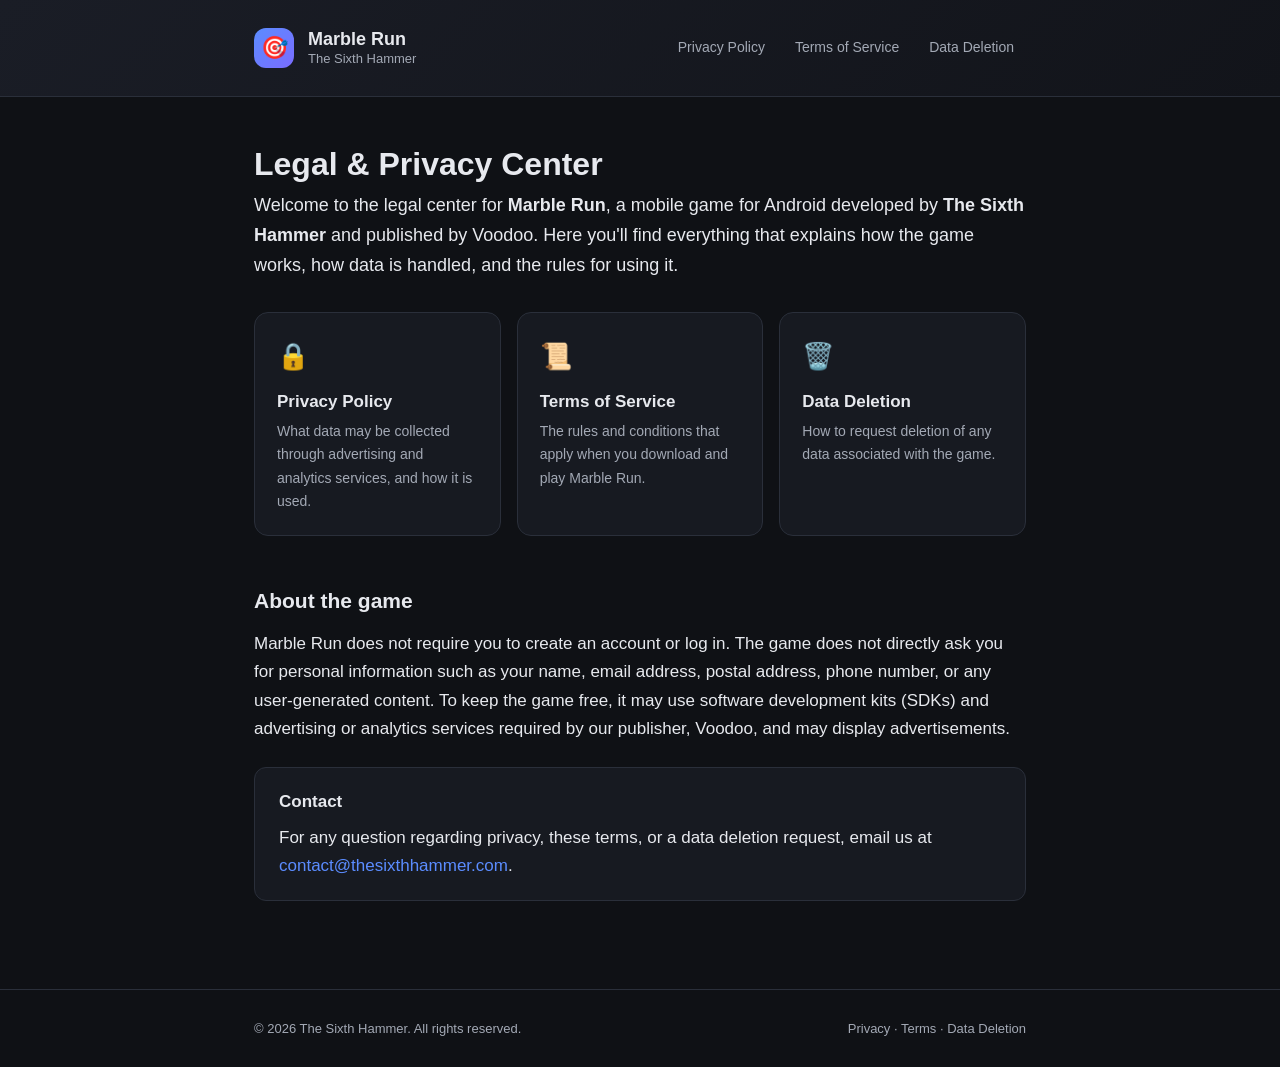
<file: index.html>
<!DOCTYPE html>
<html lang="en">
  <head>
    <meta charset="utf-8" />
    <meta name="viewport" content="width=device-width, initial-scale=1" />
    <title>Marble Run — Legal &amp; Privacy</title>
    <meta
      name="description"
      content="Legal information for Marble Run by The Sixth Hammer: Privacy Policy, Terms of Service, and Data Deletion."
    />
    <link rel="stylesheet" href="style.css" />
  </head>
  <body>
    <header class="site-header">
      <div class="site-header__inner">
        <a class="brand" href="index.html">
          <span class="brand__mark">🎯</span>
          <span class="brand__text">
            <span class="brand__game">Marble Run</span>
            <span class="brand__studio">The Sixth Hammer</span>
          </span>
        </a>
        <nav class="nav">
          <a href="privacy-policy.html">Privacy Policy</a>
          <a href="terms-of-service.html">Terms of Service</a>
          <a href="data-deletion.html">Data Deletion</a>
        </nav>
      </div>
    </header>

    <main>
      <h1>Legal &amp; Privacy Center</h1>
      <p class="lead">
        Welcome to the legal center for <strong>Marble Run</strong>, a mobile
        game for Android developed by <strong>The Sixth Hammer</strong> and
        published by Voodoo. Here you'll find everything that explains how the
        game works, how data is handled, and the rules for using it.
      </p>

      <div class="card-grid">
        <a class="card" href="privacy-policy.html">
          <div class="card__icon">🔒</div>
          <div class="card__title">Privacy Policy</div>
          <div class="card__desc">
            What data may be collected through advertising and analytics
            services, and how it is used.
          </div>
        </a>
        <a class="card" href="terms-of-service.html">
          <div class="card__icon">📜</div>
          <div class="card__title">Terms of Service</div>
          <div class="card__desc">
            The rules and conditions that apply when you download and play
            Marble Run.
          </div>
        </a>
        <a class="card" href="data-deletion.html">
          <div class="card__icon">🗑️</div>
          <div class="card__title">Data Deletion</div>
          <div class="card__desc">
            How to request deletion of any data associated with the game.
          </div>
        </a>
      </div>

      <h2>About the game</h2>
      <p>
        Marble Run does not require you to create an account or log in. The game
        does not directly ask you for personal information such as your name,
        email address, postal address, phone number, or any user-generated
        content. To keep the game free, it may use software development kits
        (SDKs) and advertising or analytics services required by our publisher,
        Voodoo, and may display advertisements.
      </p>

      <div class="contact-box">
        <h3 style="margin-top: 0">Contact</h3>
        <p style="margin-bottom: 0">
          For any question regarding privacy, these terms, or a data deletion
          request, email us at
          <a href="mailto:contact@thesixthhammer.com"
            >contact@thesixthhammer.com</a
          >.
        </p>
      </div>
    </main>

    <footer class="site-footer">
      <div class="site-footer__inner">
        <span>© 2026 The Sixth Hammer. All rights reserved.</span>
        <span>
          <a href="privacy-policy.html">Privacy</a> ·
          <a href="terms-of-service.html">Terms</a> ·
          <a href="data-deletion.html">Data Deletion</a>
        </span>
      </div>
    </footer>
  </body>
</html>
</file>
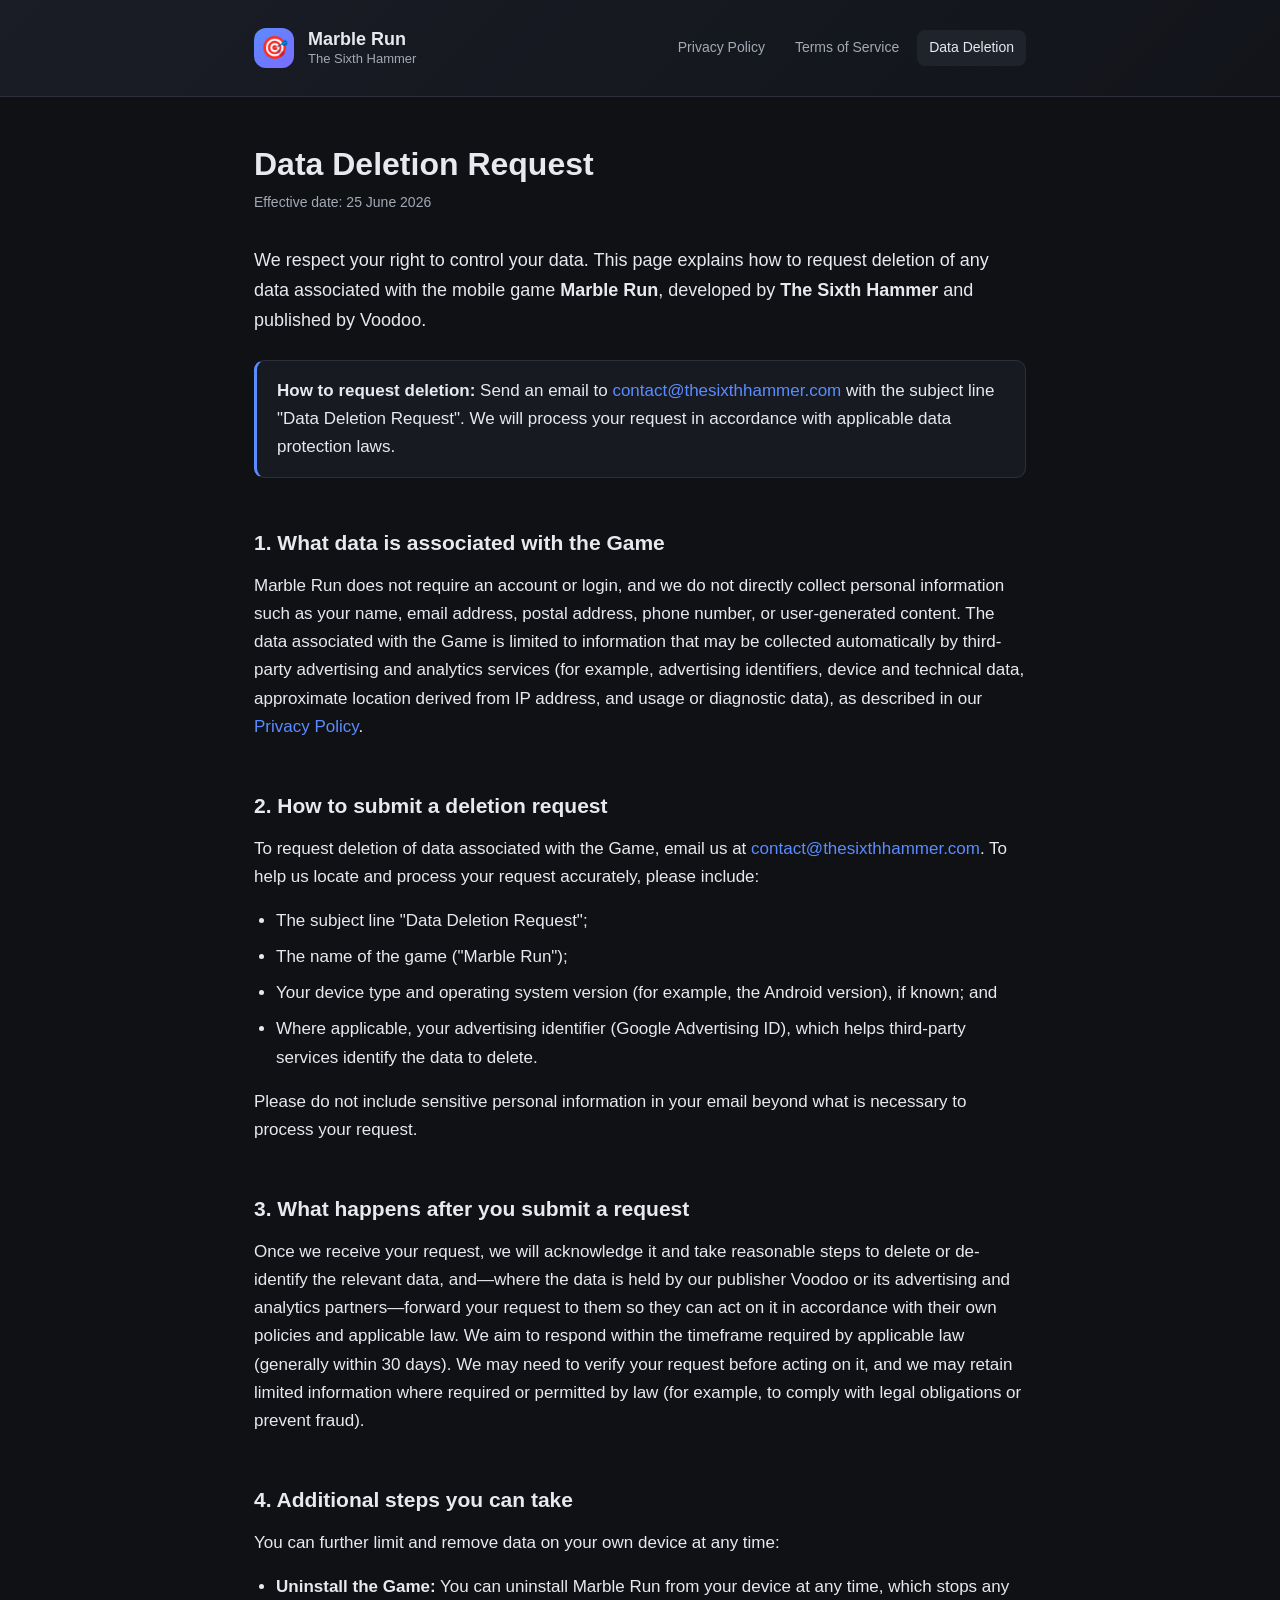
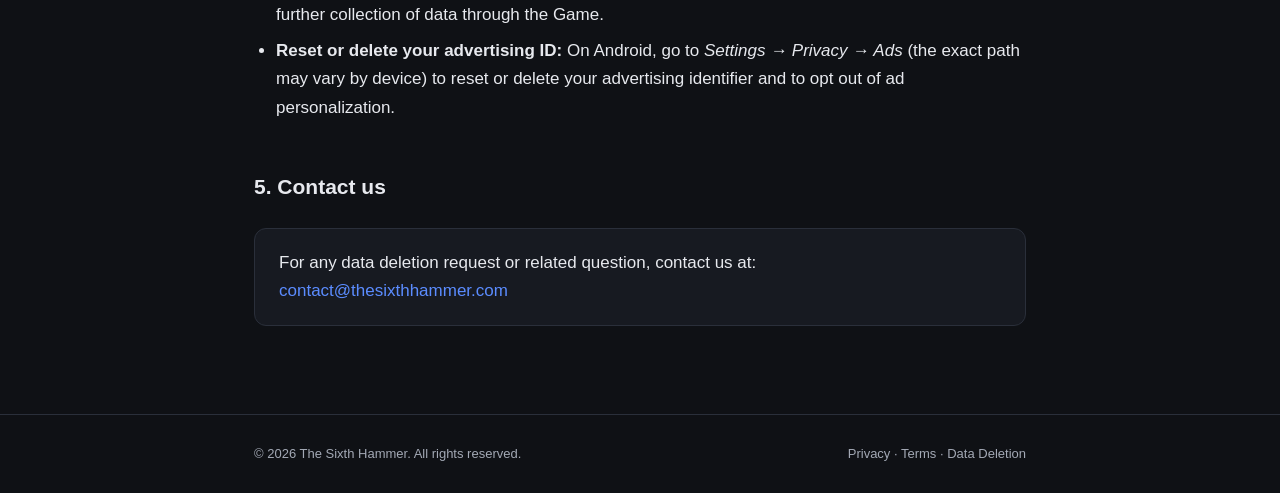
<file: data-deletion.html>
<!DOCTYPE html>
<html lang="en">
  <head>
    <meta charset="utf-8" />
    <meta name="viewport" content="width=device-width, initial-scale=1" />
    <title>Data Deletion — Marble Run</title>
    <meta
      name="description"
      content="How to request deletion of data associated with Marble Run by The Sixth Hammer."
    />
    <link rel="stylesheet" href="style.css" />
  </head>
  <body>
    <header class="site-header">
      <div class="site-header__inner">
        <a class="brand" href="index.html">
          <span class="brand__mark">🎯</span>
          <span class="brand__text">
            <span class="brand__game">Marble Run</span>
            <span class="brand__studio">The Sixth Hammer</span>
          </span>
        </a>
        <nav class="nav">
          <a href="privacy-policy.html">Privacy Policy</a>
          <a href="terms-of-service.html">Terms of Service</a>
          <a href="data-deletion.html" class="is-active">Data Deletion</a>
        </nav>
      </div>
    </header>

    <main>
      <h1>Data Deletion Request</h1>
      <p class="effective-date">Effective date: 25 June 2026</p>

      <p class="lead">
        We respect your right to control your data. This page explains how to
        request deletion of any data associated with the mobile game
        <strong>Marble Run</strong>, developed by
        <strong>The Sixth Hammer</strong> and published by Voodoo.
      </p>

      <div class="callout">
        <p>
          <strong>How to request deletion:</strong> Send an email to
          <a href="mailto:contact@thesixthhammer.com?subject=Marble%20Run%20Data%20Deletion%20Request"
            >contact@thesixthhammer.com</a
          >
          with the subject line "Data Deletion Request". We will process your
          request in accordance with applicable data protection laws.
        </p>
      </div>

      <h2>1. What data is associated with the Game</h2>
      <p>
        Marble Run does not require an account or login, and we do not directly
        collect personal information such as your name, email address, postal
        address, phone number, or user-generated content. The data associated
        with the Game is limited to information that may be collected
        automatically by third-party advertising and analytics services (for
        example, advertising identifiers, device and technical data, approximate
        location derived from IP address, and usage or diagnostic data), as
        described in our <a href="privacy-policy.html">Privacy Policy</a>.
      </p>

      <h2>2. How to submit a deletion request</h2>
      <p>
        To request deletion of data associated with the Game, email us at
        <a href="mailto:contact@thesixthhammer.com?subject=Marble%20Run%20Data%20Deletion%20Request"
          >contact@thesixthhammer.com</a
        >. To help us locate and process your request accurately, please include:
      </p>
      <ul>
        <li>The subject line "Data Deletion Request";</li>
        <li>The name of the game ("Marble Run");</li>
        <li>
          Your device type and operating system version (for example, the
          Android version), if known; and
        </li>
        <li>
          Where applicable, your advertising identifier (Google Advertising ID),
          which helps third-party services identify the data to delete.
        </li>
      </ul>
      <p>
        Please do not include sensitive personal information in your email beyond
        what is necessary to process your request.
      </p>

      <h2>3. What happens after you submit a request</h2>
      <p>
        Once we receive your request, we will acknowledge it and take reasonable
        steps to delete or de-identify the relevant data, and—where the data is
        held by our publisher Voodoo or its advertising and analytics
        partners—forward your request to them so they can act on it in
        accordance with their own policies and applicable law. We aim to respond
        within the timeframe required by applicable law (generally within 30
        days). We may need to verify your request before acting on it, and we may
        retain limited information where required or permitted by law (for
        example, to comply with legal obligations or prevent fraud).
      </p>

      <h2>4. Additional steps you can take</h2>
      <p>
        You can further limit and remove data on your own device at any time:
      </p>
      <ul>
        <li>
          <strong>Uninstall the Game:</strong> You can uninstall Marble Run from
          your device at any time, which stops any further collection of data
          through the Game.
        </li>
        <li>
          <strong>Reset or delete your advertising ID:</strong> On Android, go to
          <em>Settings &rarr; Privacy &rarr; Ads</em> (the exact path may vary by
          device) to reset or delete your advertising identifier and to opt out
          of ad personalization.
        </li>
      </ul>

      <h2>5. Contact us</h2>
      <div class="contact-box">
        <p style="margin-bottom: 0">
          For any data deletion request or related question, contact us at:<br />
          <a href="mailto:contact@thesixthhammer.com?subject=Marble%20Run%20Data%20Deletion%20Request"
            >contact@thesixthhammer.com</a
          >
        </p>
      </div>
    </main>

    <footer class="site-footer">
      <div class="site-footer__inner">
        <span>© 2026 The Sixth Hammer. All rights reserved.</span>
        <span>
          <a href="privacy-policy.html">Privacy</a> ·
          <a href="terms-of-service.html">Terms</a> ·
          <a href="data-deletion.html">Data Deletion</a>
        </span>
      </div>
    </footer>
  </body>
</html>
</file>
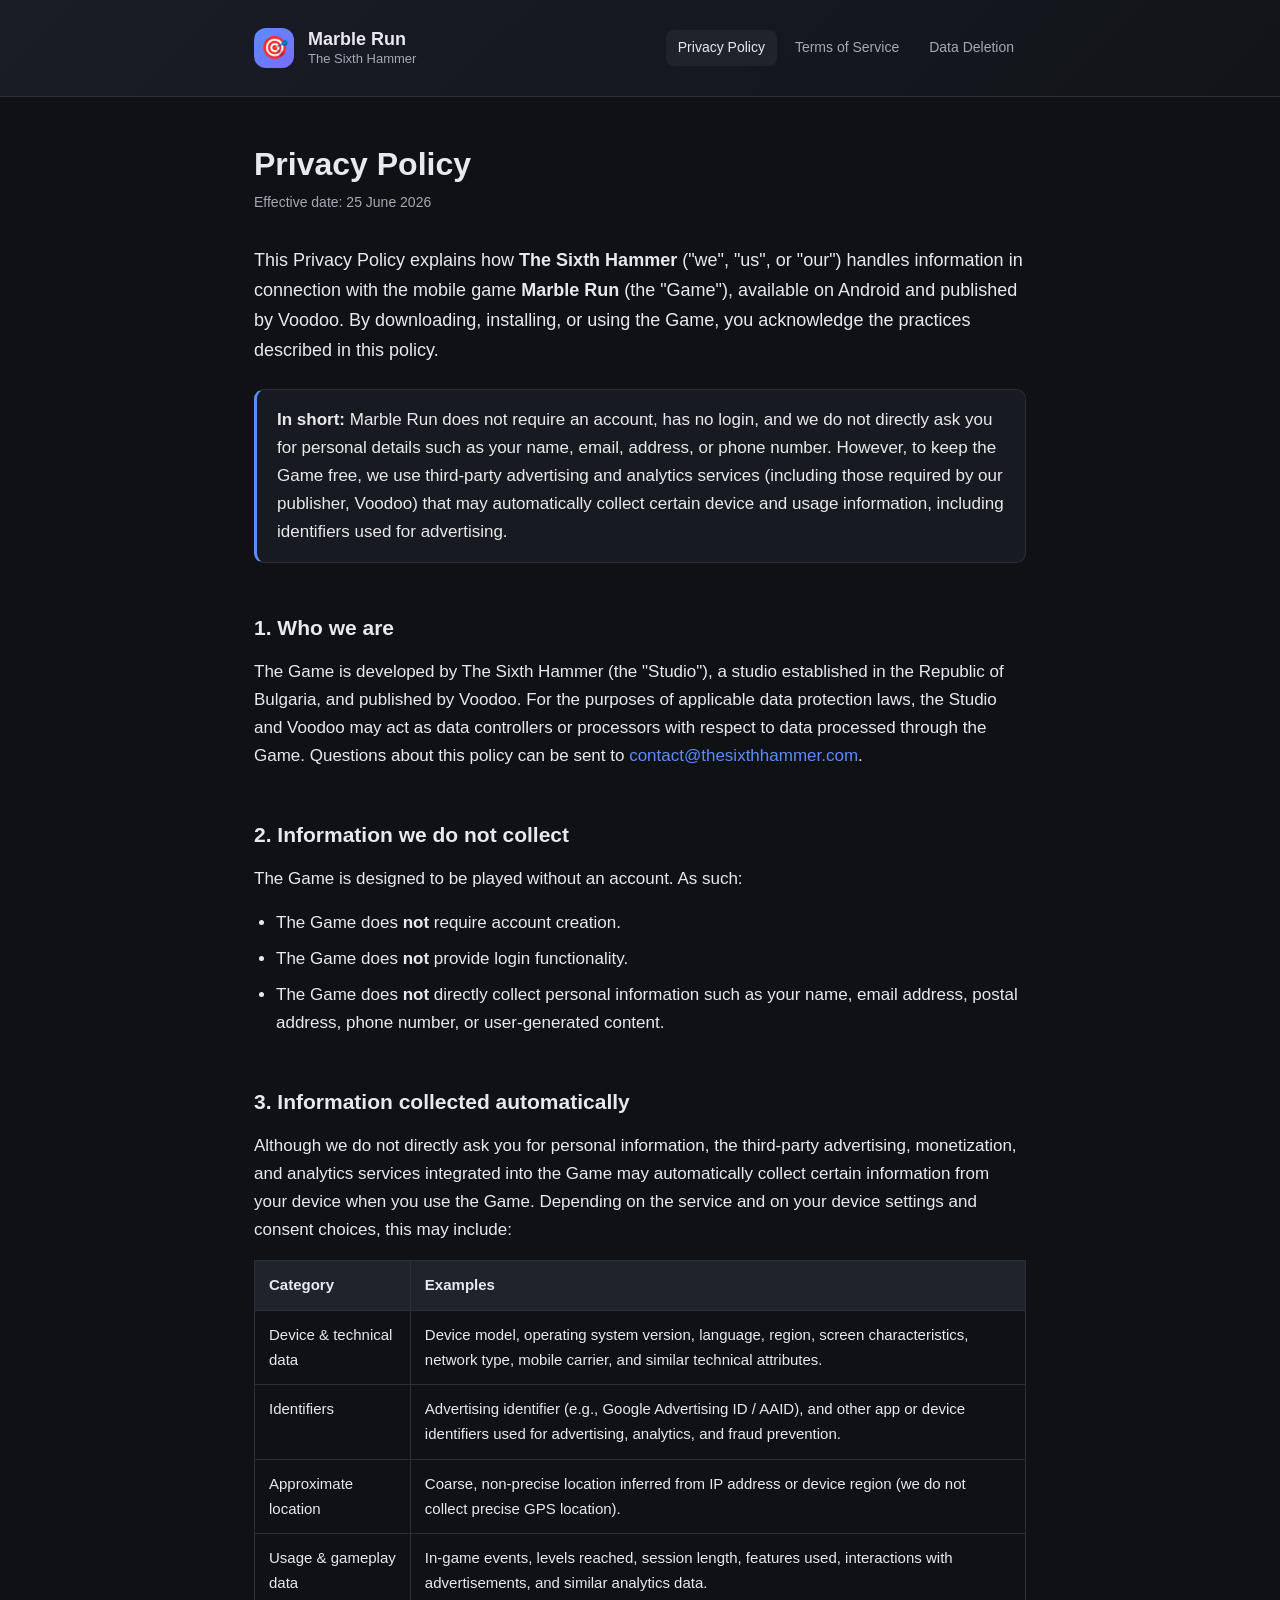
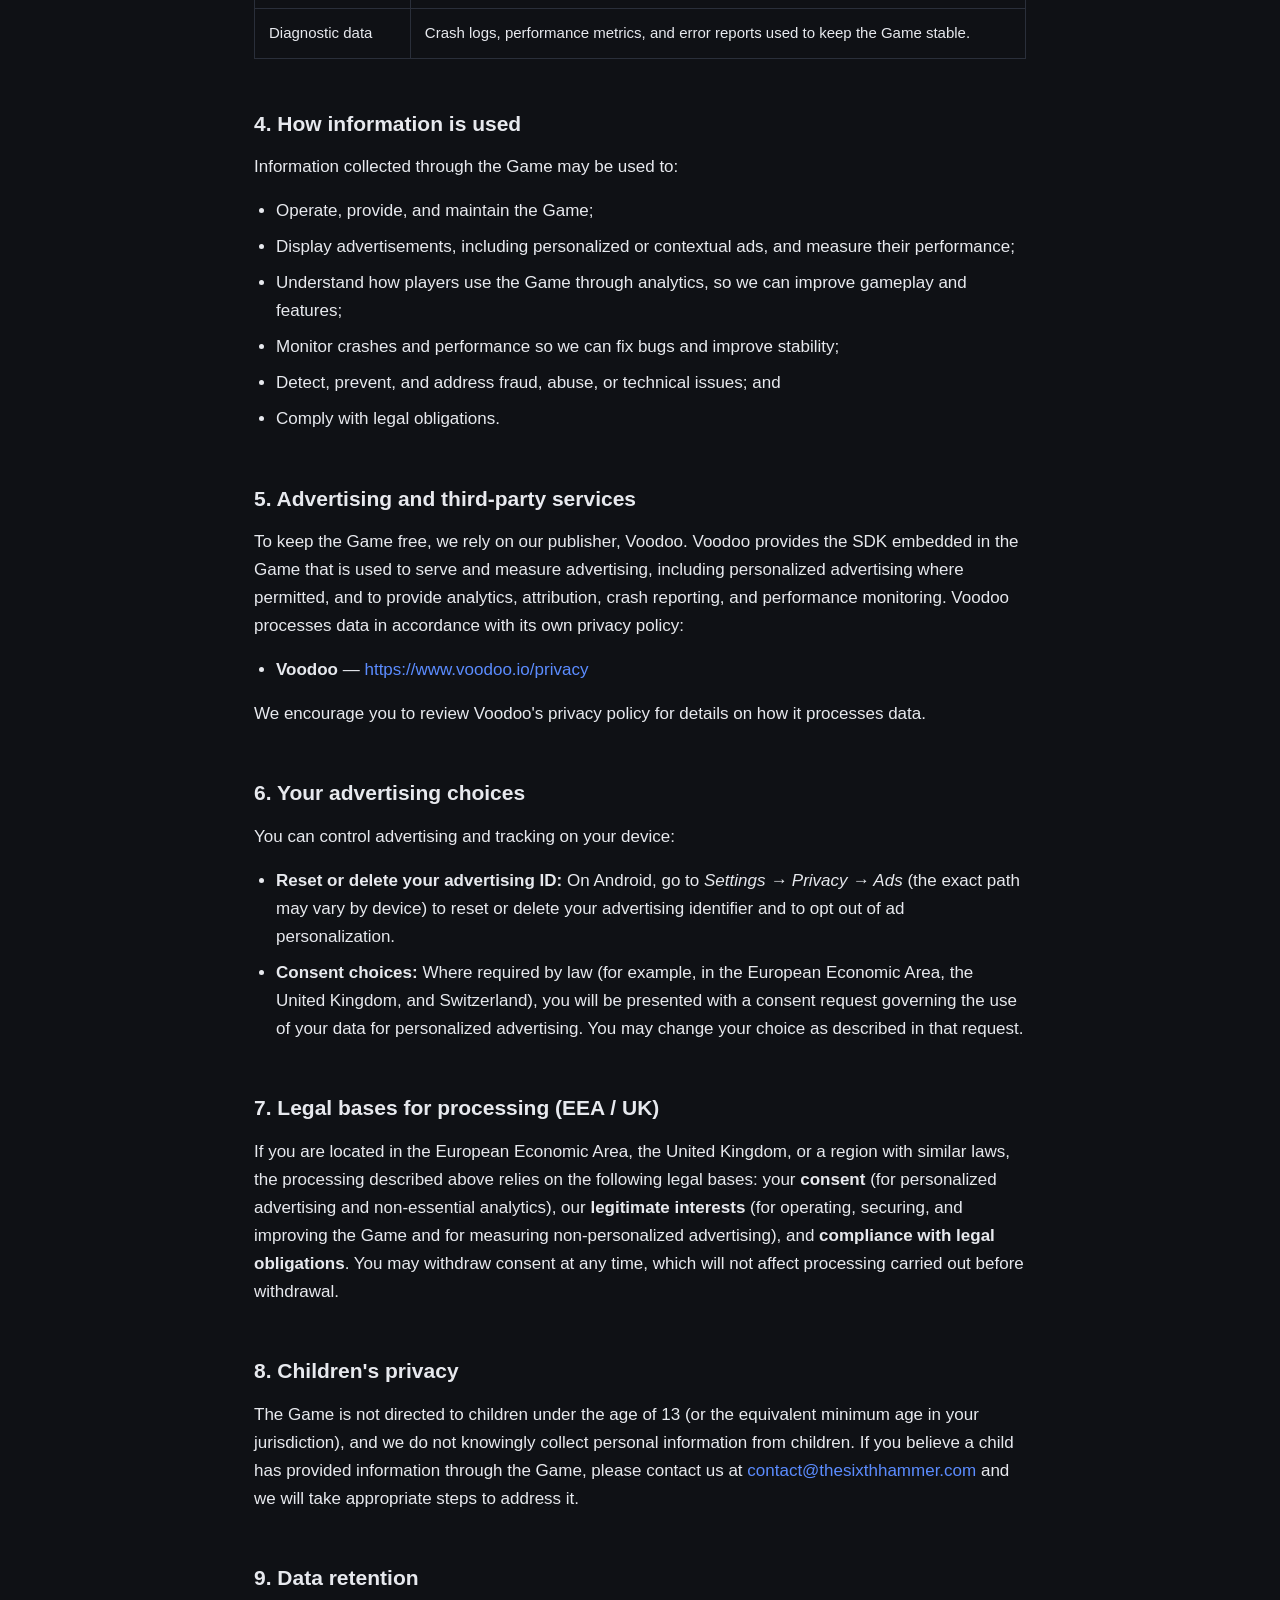
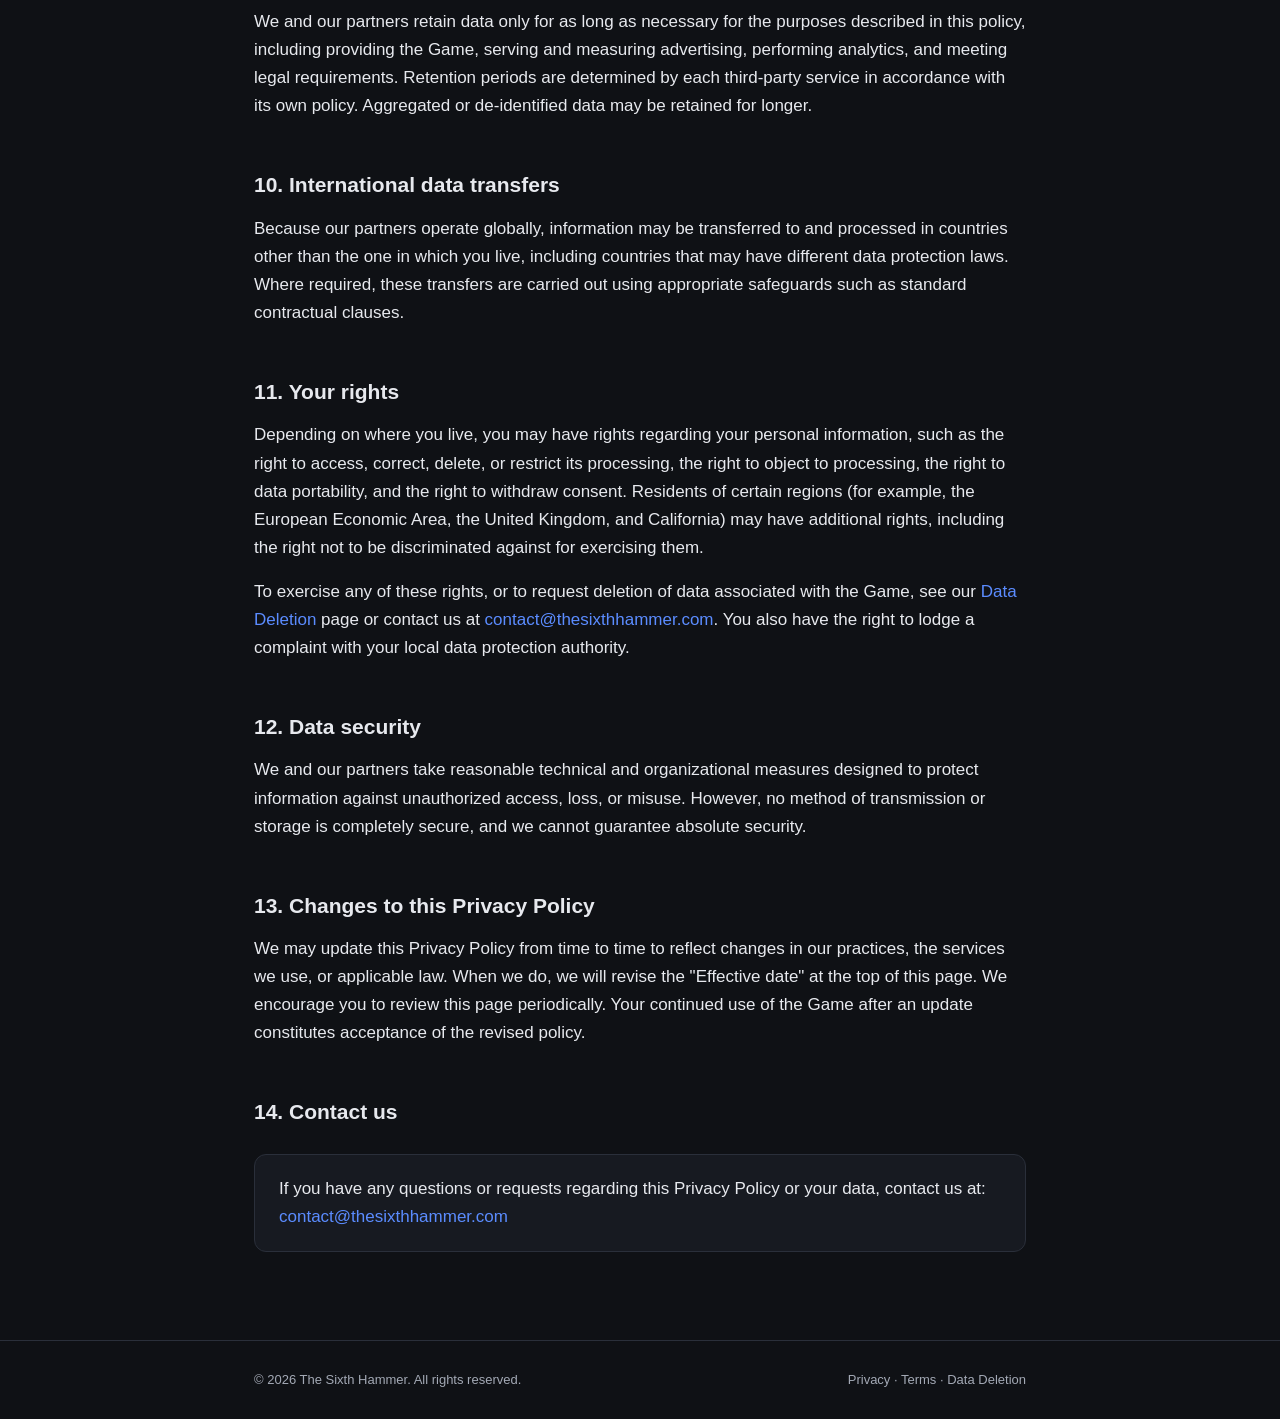
<file: privacy-policy.html>
<!DOCTYPE html>
<html lang="en">
  <head>
    <meta charset="utf-8" />
    <meta name="viewport" content="width=device-width, initial-scale=1" />
    <title>Privacy Policy — Marble Run</title>
    <meta
      name="description"
      content="Privacy Policy for Marble Run by The Sixth Hammer."
    />
    <link rel="stylesheet" href="style.css" />
  </head>
  <body>
    <header class="site-header">
      <div class="site-header__inner">
        <a class="brand" href="index.html">
          <span class="brand__mark">🎯</span>
          <span class="brand__text">
            <span class="brand__game">Marble Run</span>
            <span class="brand__studio">The Sixth Hammer</span>
          </span>
        </a>
        <nav class="nav">
          <a href="privacy-policy.html" class="is-active">Privacy Policy</a>
          <a href="terms-of-service.html">Terms of Service</a>
          <a href="data-deletion.html">Data Deletion</a>
        </nav>
      </div>
    </header>

    <main>
      <h1>Privacy Policy</h1>
      <p class="effective-date">Effective date: 25 June 2026</p>

      <p class="lead">
        This Privacy Policy explains how <strong>The Sixth Hammer</strong>
        ("we", "us", or "our") handles information in connection with the mobile
        game <strong>Marble Run</strong> (the "Game"), available on Android and
        published by Voodoo. By downloading, installing, or using the Game, you
        acknowledge the practices described in this policy.
      </p>

      <div class="callout">
        <p>
          <strong>In short:</strong> Marble Run does not require an account, has
          no login, and we do not directly ask you for personal details such as
          your name, email, address, or phone number. However, to keep the Game
          free, we use third-party advertising and analytics services (including
          those required by our publisher, Voodoo) that may automatically
          collect certain device and usage information, including identifiers
          used for advertising.
        </p>
      </div>

      <h2>1. Who we are</h2>
      <p>
        The Game is developed by The Sixth Hammer (the "Studio"), a studio
        established in the Republic of Bulgaria, and published by Voodoo. For the
        purposes of applicable data protection laws, the Studio and Voodoo may
        act as data controllers or processors with respect to data processed
        through the Game. Questions about this policy can be sent to
        <a href="mailto:contact@thesixthhammer.com"
          >contact@thesixthhammer.com</a
        >.
      </p>

      <h2>2. Information we do not collect</h2>
      <p>The Game is designed to be played without an account. As such:</p>
      <ul>
        <li>The Game does <strong>not</strong> require account creation.</li>
        <li>The Game does <strong>not</strong> provide login functionality.</li>
        <li>
          The Game does <strong>not</strong> directly collect personal
          information such as your name, email address, postal address, phone
          number, or user-generated content.
        </li>
      </ul>

      <h2>3. Information collected automatically</h2>
      <p>
        Although we do not directly ask you for personal information, the
        third-party advertising, monetization, and analytics services integrated
        into the Game may automatically collect certain information from your
        device when you use the Game. Depending on the service and on your
        device settings and consent choices, this may include:
      </p>
      <table>
        <thead>
          <tr>
            <th>Category</th>
            <th>Examples</th>
          </tr>
        </thead>
        <tbody>
          <tr>
            <td>Device &amp; technical data</td>
            <td>
              Device model, operating system version, language, region, screen
              characteristics, network type, mobile carrier, and similar
              technical attributes.
            </td>
          </tr>
          <tr>
            <td>Identifiers</td>
            <td>
              Advertising identifier (e.g., Google Advertising ID / AAID), and
              other app or device identifiers used for advertising, analytics,
              and fraud prevention.
            </td>
          </tr>
          <tr>
            <td>Approximate location</td>
            <td>
              Coarse, non-precise location inferred from IP address or device
              region (we do not collect precise GPS location).
            </td>
          </tr>
          <tr>
            <td>Usage &amp; gameplay data</td>
            <td>
              In-game events, levels reached, session length, features used,
              interactions with advertisements, and similar analytics data.
            </td>
          </tr>
          <tr>
            <td>Diagnostic data</td>
            <td>
              Crash logs, performance metrics, and error reports used to keep the
              Game stable.
            </td>
          </tr>
        </tbody>
      </table>

      <h2>4. How information is used</h2>
      <p>Information collected through the Game may be used to:</p>
      <ul>
        <li>Operate, provide, and maintain the Game;</li>
        <li>
          Display advertisements, including personalized or contextual ads, and
          measure their performance;
        </li>
        <li>
          Understand how players use the Game through analytics, so we can
          improve gameplay and features;
        </li>
        <li>
          Monitor crashes and performance so we can fix bugs and improve
          stability;
        </li>
        <li>Detect, prevent, and address fraud, abuse, or technical issues; and</li>
        <li>Comply with legal obligations.</li>
      </ul>

      <h2>5. Advertising and third-party services</h2>
      <p>
        To keep the Game free, we rely on our publisher, Voodoo. Voodoo provides
        the SDK embedded in the Game that is used to serve and measure
        advertising, including personalized advertising where permitted, and to
        provide analytics, attribution, crash reporting, and performance
        monitoring. Voodoo processes data in accordance with its own privacy
        policy:
      </p>
      <ul>
        <li>
          <strong>Voodoo</strong> —
          <a href="https://www.voodoo.io/privacy" target="_blank" rel="noopener"
            >https://www.voodoo.io/privacy</a
          >
        </li>
      </ul>
      <p>
        We encourage you to review Voodoo's privacy policy for details on how it
        processes data.
      </p>

      <h2>6. Your advertising choices</h2>
      <p>You can control advertising and tracking on your device:</p>
      <ul>
        <li>
          <strong>Reset or delete your advertising ID:</strong> On Android, go
          to <em>Settings &rarr; Privacy &rarr; Ads</em> (the exact path may
          vary by device) to reset or delete your advertising identifier and to
          opt out of ad personalization.
        </li>
        <li>
          <strong>Consent choices:</strong> Where required by law (for example,
          in the European Economic Area, the United Kingdom, and Switzerland),
          you will be presented with a consent request governing the use of your
          data for personalized advertising. You may change your choice as
          described in that request.
        </li>
      </ul>

      <h2>7. Legal bases for processing (EEA / UK)</h2>
      <p>
        If you are located in the European Economic Area, the United Kingdom, or
        a region with similar laws, the processing described above relies on the
        following legal bases: your <strong>consent</strong> (for personalized
        advertising and non-essential analytics), our
        <strong>legitimate interests</strong> (for operating, securing, and
        improving the Game and for measuring non-personalized advertising), and
        <strong>compliance with legal obligations</strong>. You may withdraw
        consent at any time, which will not affect processing carried out before
        withdrawal.
      </p>

      <h2>8. Children's privacy</h2>
      <p>
        The Game is not directed to children under the age of 13 (or the
        equivalent minimum age in your jurisdiction), and we do not knowingly
        collect personal information from children. If you believe a child has
        provided information through the Game, please contact us at
        <a href="mailto:contact@thesixthhammer.com"
          >contact@thesixthhammer.com</a
        >
        and we will take appropriate steps to address it.
      </p>

      <h2>9. Data retention</h2>
      <p>
        We and our partners retain data only for as long as necessary for the
        purposes described in this policy, including providing the Game, serving
        and measuring advertising, performing analytics, and meeting legal
        requirements. Retention periods are determined by each third-party
        service in accordance with its own policy. Aggregated or de-identified
        data may be retained for longer.
      </p>

      <h2>10. International data transfers</h2>
      <p>
        Because our partners operate globally, information may be transferred to
        and processed in countries other than the one in which you live,
        including countries that may have different data protection laws. Where
        required, these transfers are carried out using appropriate safeguards
        such as standard contractual clauses.
      </p>

      <h2>11. Your rights</h2>
      <p>
        Depending on where you live, you may have rights regarding your personal
        information, such as the right to access, correct, delete, or restrict
        its processing, the right to object to processing, the right to data
        portability, and the right to withdraw consent. Residents of certain
        regions (for example, the European Economic Area, the United Kingdom,
        and California) may have additional rights, including the right not to be
        discriminated against for exercising them.
      </p>
      <p>
        To exercise any of these rights, or to request deletion of data
        associated with the Game, see our
        <a href="data-deletion.html">Data Deletion</a> page or contact us at
        <a href="mailto:contact@thesixthhammer.com"
          >contact@thesixthhammer.com</a
        >. You also have the right to lodge a complaint with your local data
        protection authority.
      </p>

      <h2>12. Data security</h2>
      <p>
        We and our partners take reasonable technical and organizational measures
        designed to protect information against unauthorized access, loss, or
        misuse. However, no method of transmission or storage is completely
        secure, and we cannot guarantee absolute security.
      </p>

      <h2>13. Changes to this Privacy Policy</h2>
      <p>
        We may update this Privacy Policy from time to time to reflect changes in
        our practices, the services we use, or applicable law. When we do, we
        will revise the "Effective date" at the top of this page. We encourage
        you to review this page periodically. Your continued use of the Game
        after an update constitutes acceptance of the revised policy.
      </p>

      <h2>14. Contact us</h2>
      <div class="contact-box">
        <p style="margin-bottom: 0">
          If you have any questions or requests regarding this Privacy Policy or
          your data, contact us at:<br />
          <a href="mailto:contact@thesixthhammer.com"
            >contact@thesixthhammer.com</a
          >
        </p>
      </div>
    </main>

    <footer class="site-footer">
      <div class="site-footer__inner">
        <span>© 2026 The Sixth Hammer. All rights reserved.</span>
        <span>
          <a href="privacy-policy.html">Privacy</a> ·
          <a href="terms-of-service.html">Terms</a> ·
          <a href="data-deletion.html">Data Deletion</a>
        </span>
      </div>
    </footer>
  </body>
</html>
</file>
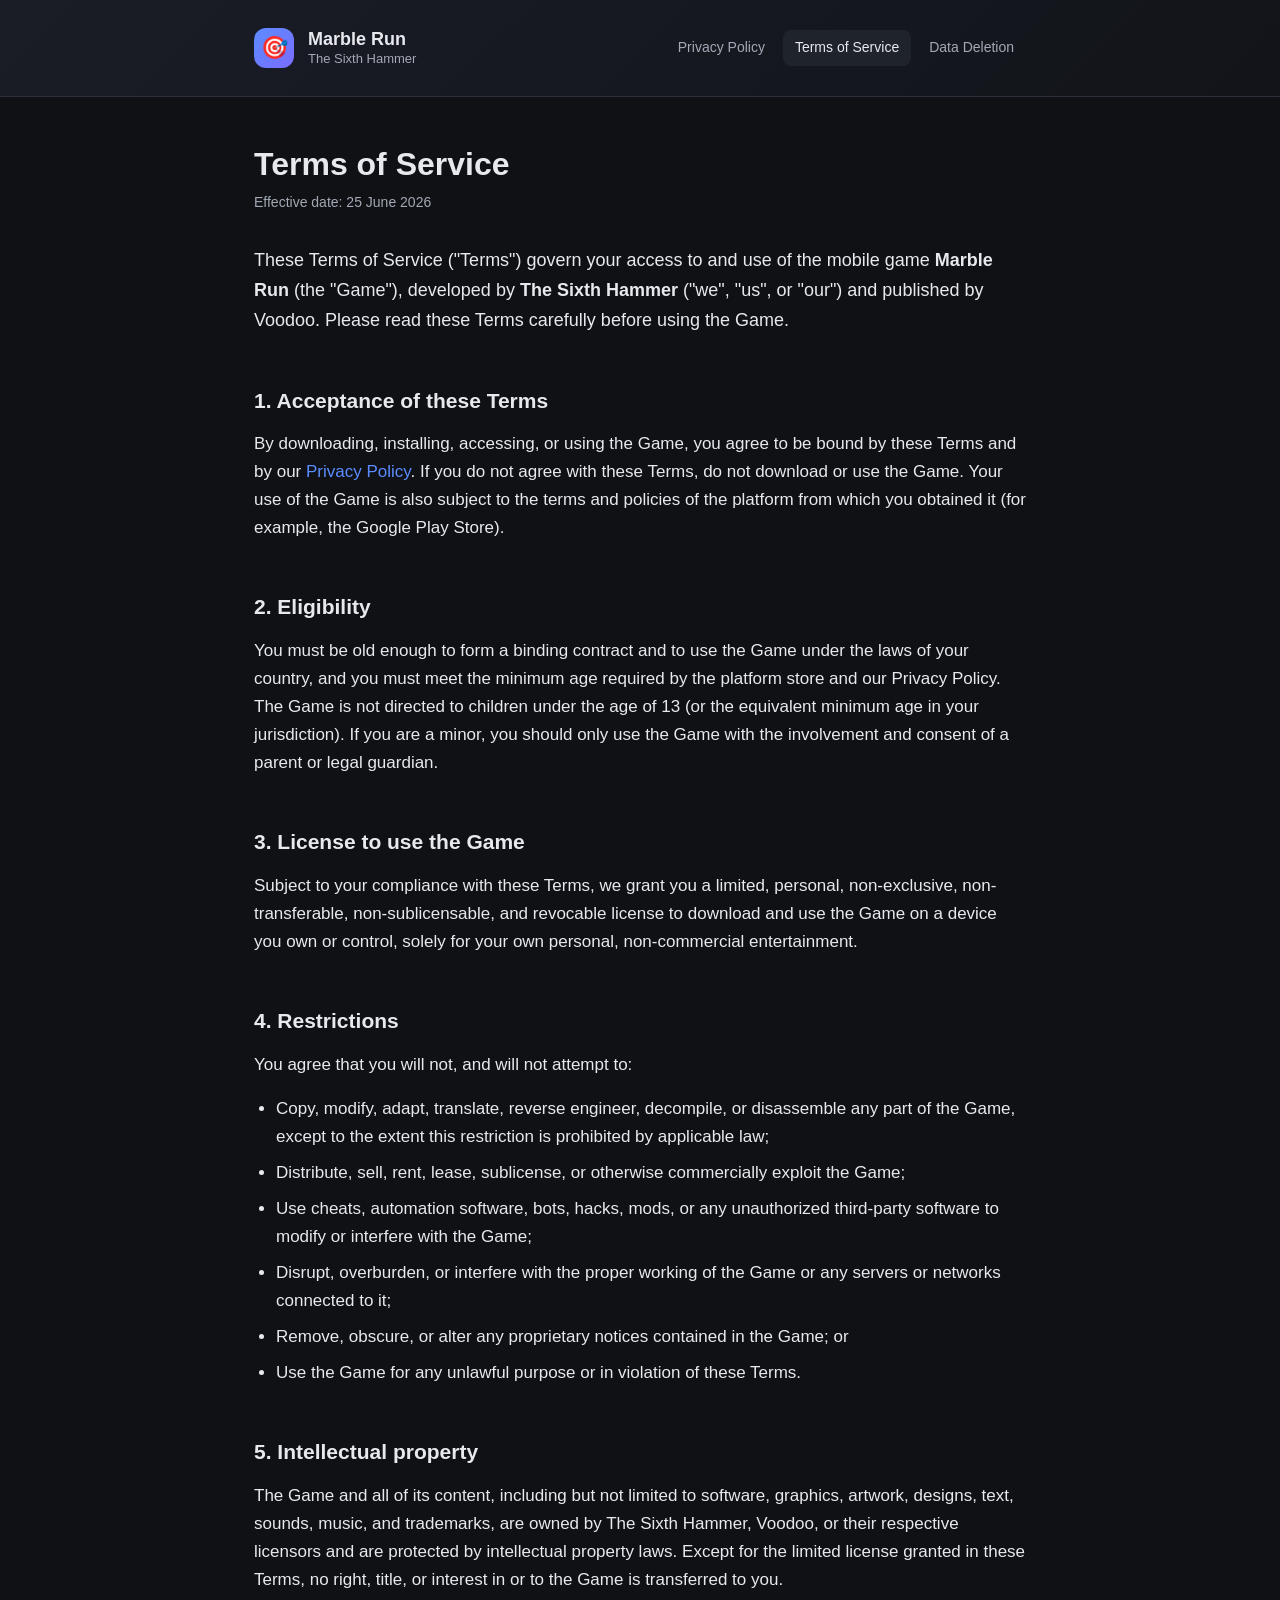
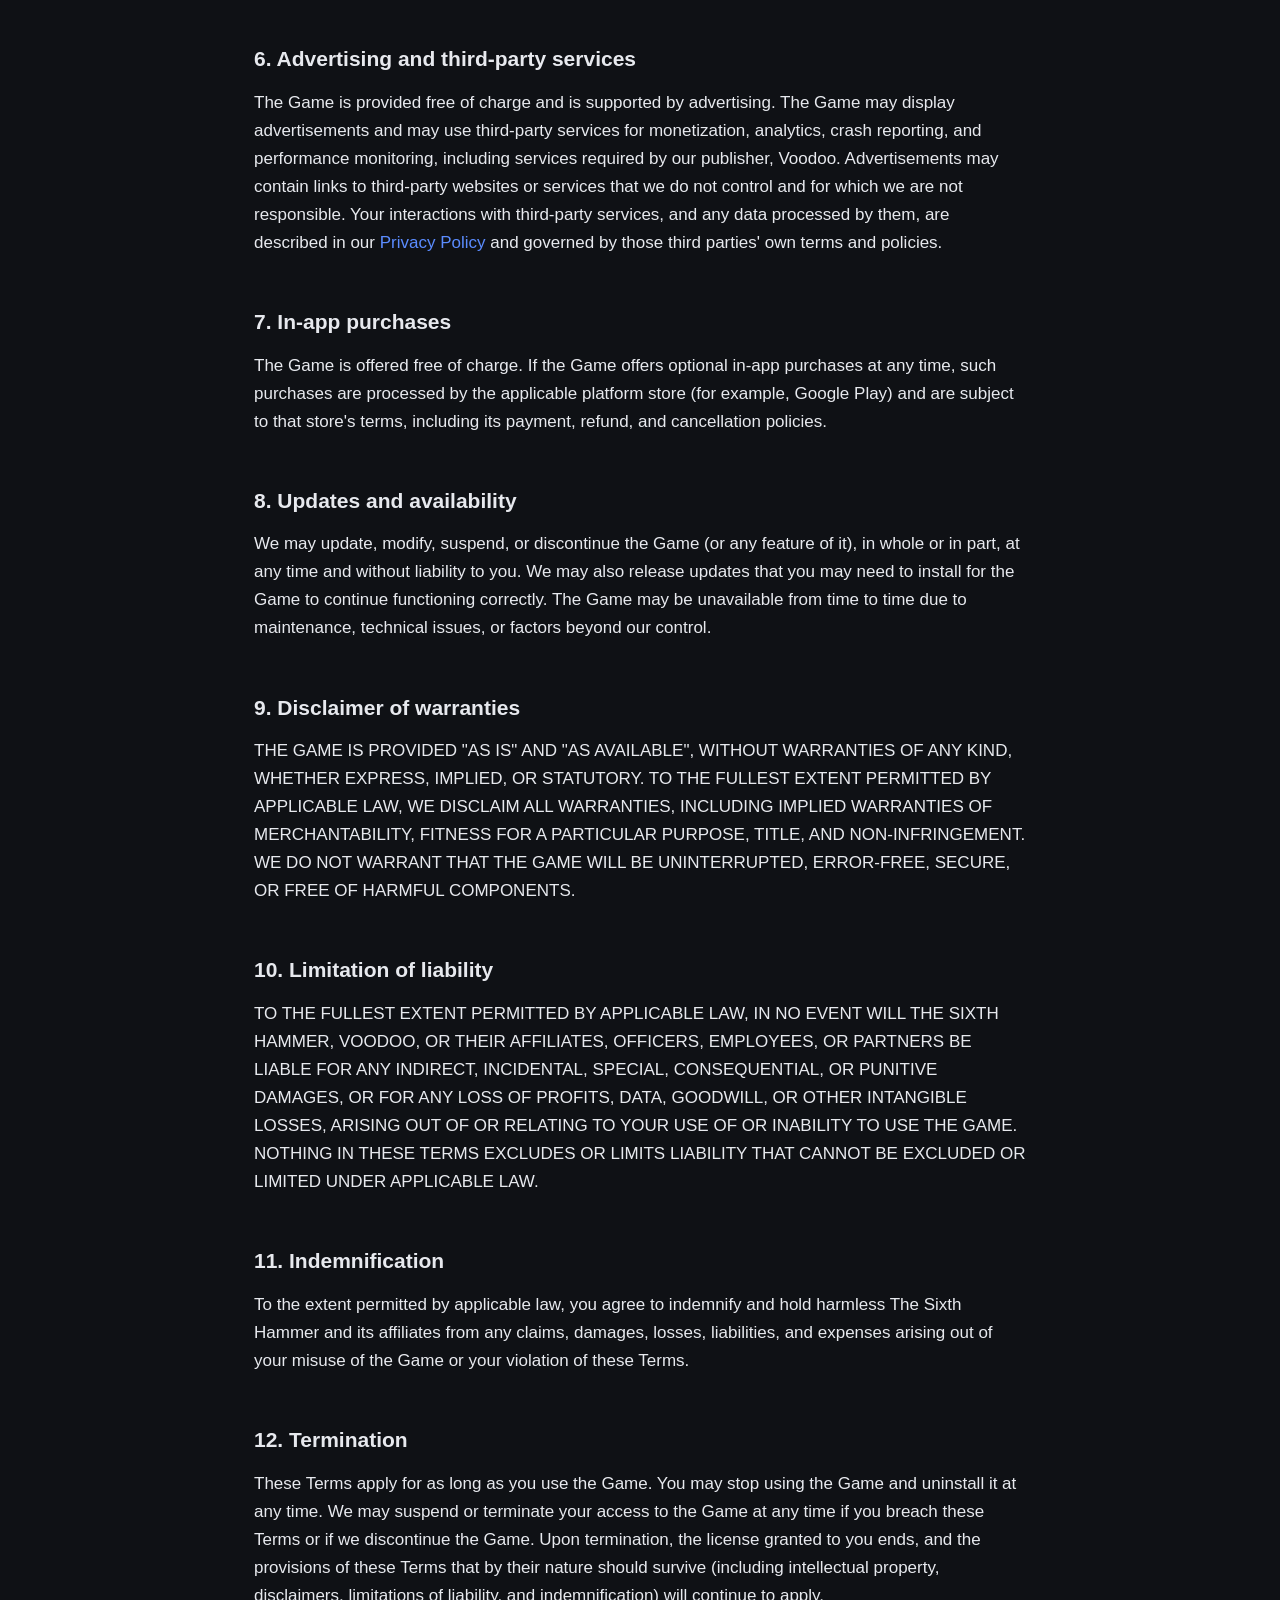
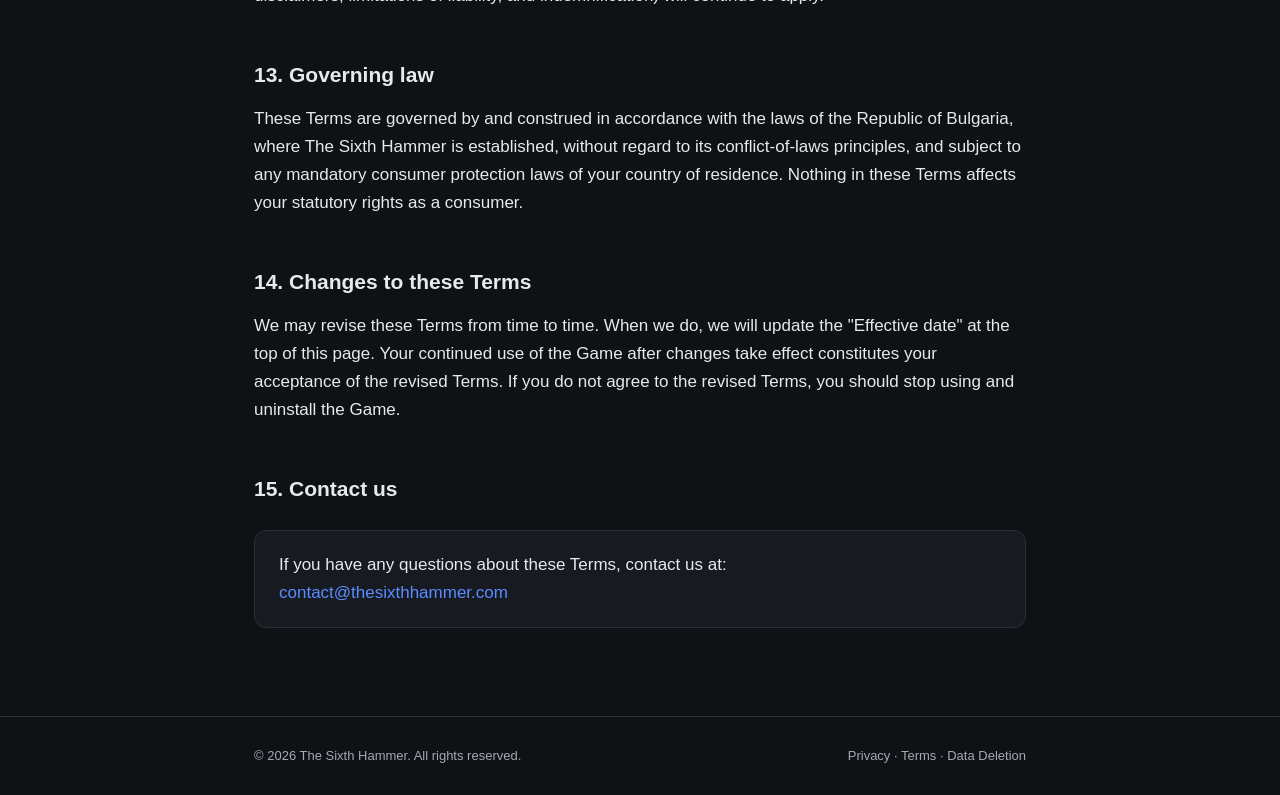
<file: terms-of-service.html>
<!DOCTYPE html>
<html lang="en">
  <head>
    <meta charset="utf-8" />
    <meta name="viewport" content="width=device-width, initial-scale=1" />
    <title>Terms of Service — Marble Run</title>
    <meta
      name="description"
      content="Terms of Service for Marble Run by The Sixth Hammer."
    />
    <link rel="stylesheet" href="style.css" />
  </head>
  <body>
    <header class="site-header">
      <div class="site-header__inner">
        <a class="brand" href="index.html">
          <span class="brand__mark">🎯</span>
          <span class="brand__text">
            <span class="brand__game">Marble Run</span>
            <span class="brand__studio">The Sixth Hammer</span>
          </span>
        </a>
        <nav class="nav">
          <a href="privacy-policy.html">Privacy Policy</a>
          <a href="terms-of-service.html" class="is-active">Terms of Service</a>
          <a href="data-deletion.html">Data Deletion</a>
        </nav>
      </div>
    </header>

    <main>
      <h1>Terms of Service</h1>
      <p class="effective-date">Effective date: 25 June 2026</p>

      <p class="lead">
        These Terms of Service ("Terms") govern your access to and use of the
        mobile game <strong>Marble Run</strong> (the "Game"), developed by
        <strong>The Sixth Hammer</strong> ("we", "us", or "our") and published
        by Voodoo. Please read these Terms carefully before using the Game.
      </p>

      <h2>1. Acceptance of these Terms</h2>
      <p>
        By downloading, installing, accessing, or using the Game, you agree to
        be bound by these Terms and by our
        <a href="privacy-policy.html">Privacy Policy</a>. If you do not agree
        with these Terms, do not download or use the Game. Your use of the Game
        is also subject to the terms and policies of the platform from which you
        obtained it (for example, the Google Play Store).
      </p>

      <h2>2. Eligibility</h2>
      <p>
        You must be old enough to form a binding contract and to use the Game
        under the laws of your country, and you must meet the minimum age
        required by the platform store and our Privacy Policy. The Game is not
        directed to children under the age of 13 (or the equivalent minimum age
        in your jurisdiction). If you are a minor, you should only use the Game
        with the involvement and consent of a parent or legal guardian.
      </p>

      <h2>3. License to use the Game</h2>
      <p>
        Subject to your compliance with these Terms, we grant you a limited,
        personal, non-exclusive, non-transferable, non-sublicensable, and
        revocable license to download and use the Game on a device you own or
        control, solely for your own personal, non-commercial entertainment.
      </p>

      <h2>4. Restrictions</h2>
      <p>You agree that you will not, and will not attempt to:</p>
      <ul>
        <li>
          Copy, modify, adapt, translate, reverse engineer, decompile, or
          disassemble any part of the Game, except to the extent this
          restriction is prohibited by applicable law;
        </li>
        <li>
          Distribute, sell, rent, lease, sublicense, or otherwise commercially
          exploit the Game;
        </li>
        <li>
          Use cheats, automation software, bots, hacks, mods, or any
          unauthorized third-party software to modify or interfere with the
          Game;
        </li>
        <li>
          Disrupt, overburden, or interfere with the proper working of the Game
          or any servers or networks connected to it;
        </li>
        <li>
          Remove, obscure, or alter any proprietary notices contained in the
          Game; or
        </li>
        <li>Use the Game for any unlawful purpose or in violation of these Terms.</li>
      </ul>

      <h2>5. Intellectual property</h2>
      <p>
        The Game and all of its content, including but not limited to software,
        graphics, artwork, designs, text, sounds, music, and trademarks, are
        owned by The Sixth Hammer, Voodoo, or their respective licensors and are
        protected by intellectual property laws. Except for the limited license
        granted in these Terms, no right, title, or interest in or to the Game is
        transferred to you.
      </p>

      <h2>6. Advertising and third-party services</h2>
      <p>
        The Game is provided free of charge and is supported by advertising. The
        Game may display advertisements and may use third-party services for
        monetization, analytics, crash reporting, and performance monitoring,
        including services required by our publisher, Voodoo. Advertisements may
        contain links to third-party websites or services that we do not control
        and for which we are not responsible. Your interactions with third-party
        services, and any data processed by them, are described in our
        <a href="privacy-policy.html">Privacy Policy</a> and governed by those
        third parties' own terms and policies.
      </p>

      <h2>7. In-app purchases</h2>
      <p>
        The Game is offered free of charge. If the Game offers optional in-app
        purchases at any time, such purchases are processed by the applicable
        platform store (for example, Google Play) and are subject to that
        store's terms, including its payment, refund, and cancellation policies.
      </p>

      <h2>8. Updates and availability</h2>
      <p>
        We may update, modify, suspend, or discontinue the Game (or any feature
        of it), in whole or in part, at any time and without liability to you.
        We may also release updates that you may need to install for the Game to
        continue functioning correctly. The Game may be unavailable from time to
        time due to maintenance, technical issues, or factors beyond our
        control.
      </p>

      <h2>9. Disclaimer of warranties</h2>
      <p>
        THE GAME IS PROVIDED "AS IS" AND "AS AVAILABLE", WITHOUT WARRANTIES OF
        ANY KIND, WHETHER EXPRESS, IMPLIED, OR STATUTORY. TO THE FULLEST EXTENT
        PERMITTED BY APPLICABLE LAW, WE DISCLAIM ALL WARRANTIES, INCLUDING
        IMPLIED WARRANTIES OF MERCHANTABILITY, FITNESS FOR A PARTICULAR PURPOSE,
        TITLE, AND NON-INFRINGEMENT. WE DO NOT WARRANT THAT THE GAME WILL BE
        UNINTERRUPTED, ERROR-FREE, SECURE, OR FREE OF HARMFUL COMPONENTS.
      </p>

      <h2>10. Limitation of liability</h2>
      <p>
        TO THE FULLEST EXTENT PERMITTED BY APPLICABLE LAW, IN NO EVENT WILL THE
        SIXTH HAMMER, VOODOO, OR THEIR AFFILIATES, OFFICERS, EMPLOYEES, OR
        PARTNERS BE LIABLE FOR ANY INDIRECT, INCIDENTAL, SPECIAL, CONSEQUENTIAL,
        OR PUNITIVE DAMAGES, OR FOR ANY LOSS OF PROFITS, DATA, GOODWILL, OR OTHER
        INTANGIBLE LOSSES, ARISING OUT OF OR RELATING TO YOUR USE OF OR INABILITY
        TO USE THE GAME. NOTHING IN THESE TERMS EXCLUDES OR LIMITS LIABILITY THAT
        CANNOT BE EXCLUDED OR LIMITED UNDER APPLICABLE LAW.
      </p>

      <h2>11. Indemnification</h2>
      <p>
        To the extent permitted by applicable law, you agree to indemnify and
        hold harmless The Sixth Hammer and its affiliates from any claims,
        damages, losses, liabilities, and expenses arising out of your misuse of
        the Game or your violation of these Terms.
      </p>

      <h2>12. Termination</h2>
      <p>
        These Terms apply for as long as you use the Game. You may stop using the
        Game and uninstall it at any time. We may suspend or terminate your
        access to the Game at any time if you breach these Terms or if we
        discontinue the Game. Upon termination, the license granted to you ends,
        and the provisions of these Terms that by their nature should survive
        (including intellectual property, disclaimers, limitations of liability,
        and indemnification) will continue to apply.
      </p>

      <h2>13. Governing law</h2>
      <p>
        These Terms are governed by and construed in accordance with the laws of
        the Republic of Bulgaria, where The Sixth Hammer is established, without
        regard to its conflict-of-laws principles, and subject to any mandatory
        consumer protection laws of your country of residence. Nothing in these
        Terms affects your statutory rights as a consumer.
      </p>

      <h2>14. Changes to these Terms</h2>
      <p>
        We may revise these Terms from time to time. When we do, we will update
        the "Effective date" at the top of this page. Your continued use of the
        Game after changes take effect constitutes your acceptance of the revised
        Terms. If you do not agree to the revised Terms, you should stop using
        and uninstall the Game.
      </p>

      <h2>15. Contact us</h2>
      <div class="contact-box">
        <p style="margin-bottom: 0">
          If you have any questions about these Terms, contact us at:<br />
          <a href="mailto:contact@thesixthhammer.com"
            >contact@thesixthhammer.com</a
          >
        </p>
      </div>
    </main>

    <footer class="site-footer">
      <div class="site-footer__inner">
        <span>© 2026 The Sixth Hammer. All rights reserved.</span>
        <span>
          <a href="privacy-policy.html">Privacy</a> ·
          <a href="terms-of-service.html">Terms</a> ·
          <a href="data-deletion.html">Data Deletion</a>
        </span>
      </div>
    </footer>
  </body>
</html>
</file>
<file: style.css>
:root {
  --bg: #0f1115;
  --surface: #171a21;
  --surface-2: #1f232c;
  --text: #e7e9ee;
  --muted: #a3a9b5;
  --accent: #5b8cff;
  --accent-2: #7a6cff;
  --border: #2a2f3a;
  --max-width: 820px;
}

* {
  box-sizing: border-box;
}

html {
  scroll-behavior: smooth;
}

body {
  margin: 0;
  background: var(--bg);
  color: var(--text);
  font-family: -apple-system, BlinkMacSystemFont, "Segoe UI", Roboto, Helvetica,
    Arial, sans-serif;
  line-height: 1.65;
  font-size: 17px;
  -webkit-font-smoothing: antialiased;
  text-rendering: optimizeLegibility;
}

a {
  color: var(--accent);
  text-decoration: none;
}

a:hover {
  text-decoration: underline;
}

.site-header {
  background: linear-gradient(135deg, #1a1d26 0%, #12141a 100%);
  border-bottom: 1px solid var(--border);
}

.site-header__inner {
  max-width: var(--max-width);
  margin: 0 auto;
  padding: 28px 24px;
  display: flex;
  align-items: center;
  justify-content: space-between;
  flex-wrap: wrap;
  gap: 12px;
}

.brand {
  display: flex;
  align-items: center;
  gap: 14px;
  text-decoration: none;
  color: var(--text);
}

.brand__mark {
  width: 40px;
  height: 40px;
  border-radius: 12px;
  background: linear-gradient(135deg, var(--accent), var(--accent-2));
  display: grid;
  place-items: center;
  font-size: 22px;
  flex: none;
}

.brand__text {
  display: flex;
  flex-direction: column;
  line-height: 1.2;
}

.brand__game {
  font-weight: 700;
  font-size: 18px;
}

.brand__studio {
  font-size: 13px;
  color: var(--muted);
}

.nav {
  display: flex;
  gap: 6px;
  flex-wrap: wrap;
}

.nav a {
  color: var(--muted);
  padding: 6px 12px;
  border-radius: 8px;
  font-size: 14px;
}

.nav a:hover {
  background: var(--surface-2);
  color: var(--text);
  text-decoration: none;
}

.nav a.is-active {
  background: var(--surface-2);
  color: var(--text);
}

main {
  max-width: var(--max-width);
  margin: 0 auto;
  padding: 48px 24px 64px;
}

h1 {
  font-size: 32px;
  line-height: 1.2;
  margin: 0 0 8px;
}

h2 {
  font-size: 21px;
  margin: 40px 0 12px;
  padding-top: 8px;
}

h3 {
  font-size: 17px;
  margin: 24px 0 8px;
}

.effective-date {
  color: var(--muted);
  font-size: 14px;
  margin: 0 0 32px;
}

p,
ul,
ol {
  margin: 0 0 16px;
}

ul,
ol {
  padding-left: 22px;
}

li {
  margin-bottom: 8px;
}

.lead {
  font-size: 18px;
  color: var(--text);
}

.callout {
  background: var(--surface);
  border: 1px solid var(--border);
  border-left: 3px solid var(--accent);
  border-radius: 10px;
  padding: 16px 20px;
  margin: 24px 0;
}

.callout p:last-child {
  margin-bottom: 0;
}

.card-grid {
  display: grid;
  grid-template-columns: repeat(auto-fit, minmax(220px, 1fr));
  gap: 16px;
  margin: 32px 0;
}

.card {
  display: block;
  background: var(--surface);
  border: 1px solid var(--border);
  border-radius: 14px;
  padding: 22px;
  color: var(--text);
  transition: border-color 0.15s ease, transform 0.15s ease;
}

.card:hover {
  text-decoration: none;
  border-color: var(--accent);
  transform: translateY(-2px);
}

.card__icon {
  font-size: 26px;
  margin-bottom: 10px;
}

.card__title {
  font-weight: 700;
  font-size: 17px;
  margin-bottom: 4px;
}

.card__desc {
  color: var(--muted);
  font-size: 14px;
}

.contact-box {
  background: var(--surface);
  border: 1px solid var(--border);
  border-radius: 12px;
  padding: 20px 24px;
  margin: 24px 0;
}

.site-footer {
  border-top: 1px solid var(--border);
  color: var(--muted);
  font-size: 13px;
}

.site-footer__inner {
  max-width: var(--max-width);
  margin: 0 auto;
  padding: 28px 24px;
  display: flex;
  justify-content: space-between;
  flex-wrap: wrap;
  gap: 12px;
}

.site-footer a {
  color: var(--muted);
}

table {
  width: 100%;
  border-collapse: collapse;
  margin: 16px 0 24px;
  font-size: 15px;
}

th,
td {
  text-align: left;
  padding: 12px 14px;
  border: 1px solid var(--border);
  vertical-align: top;
}

th {
  background: var(--surface-2);
  font-weight: 600;
}

@media (max-width: 600px) {
  body {
    font-size: 16px;
  }
  h1 {
    font-size: 27px;
  }
  main {
    padding: 36px 20px 48px;
  }
}
</file>
